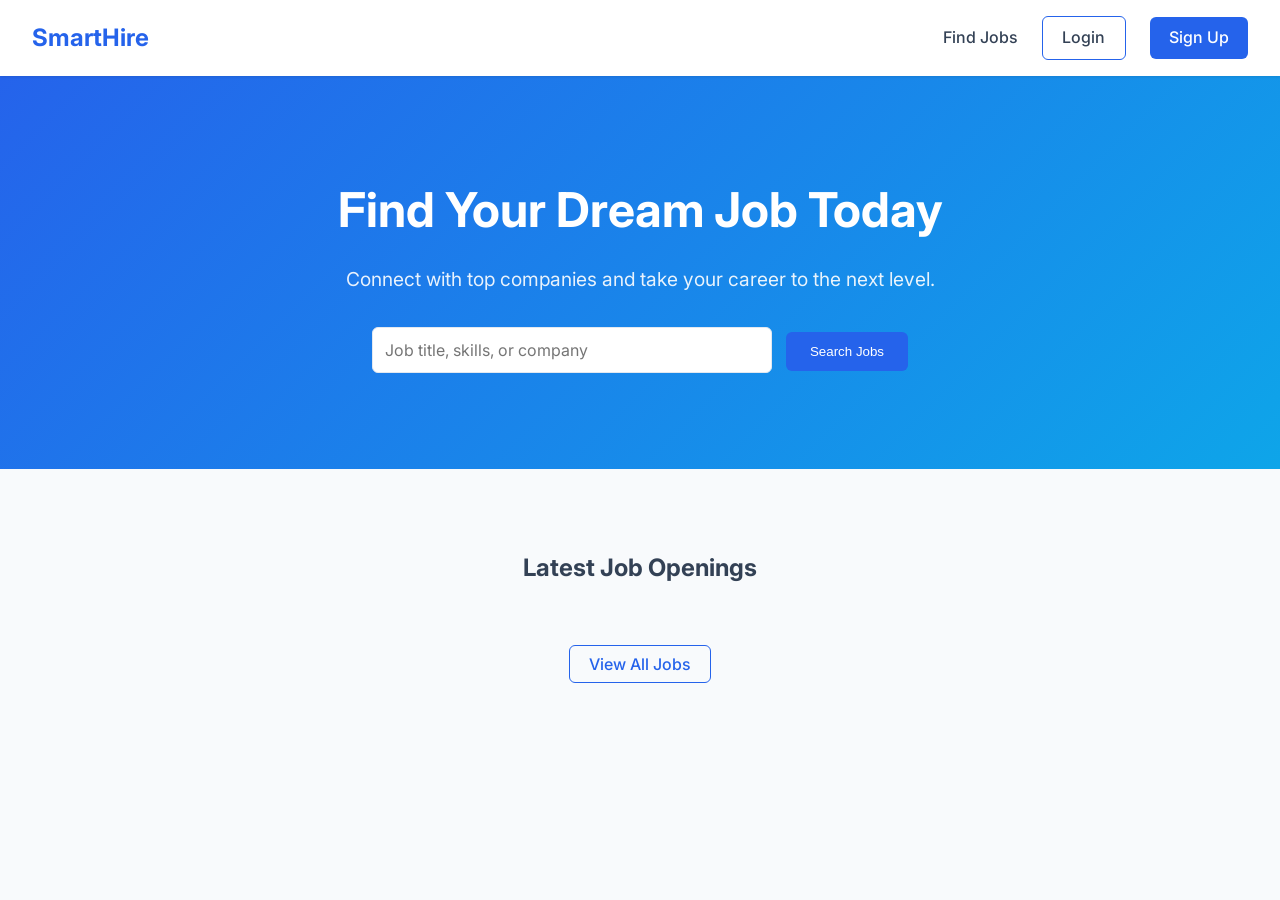
<file: frontend/index.html>
<!DOCTYPE html>
<html lang="en">
<head>
    <meta charset="UTF-8">
    <meta name="viewport" content="width=device-width, initial-scale=1.0">
    <title>SmartHire - Job Portal</title>
    <link href="https://fonts.googleapis.com/css2?family=Inter:wght@400;500;600;700&display=swap" rel="stylesheet">
    <link rel="stylesheet" href="css/style.css">
</head>
<body>
    <nav class="navbar">
        <a href="index.html" class="logo">SmartHire</a>
        <div class="nav-links" id="auth-links">
            <!-- Dynamically populated by app.js -->
        </div>
    </nav>

    <header class="hero">
        <div class="container">
            <h1>Find Your Dream Job Today</h1>
            <p>Connect with top companies and take your career to the next level.</p>
            <div style="margin-top: 2rem;">
                <input type="text" id="search-input" placeholder="Job title, skills, or company" class="form-control" style="max-width: 400px; display: inline-block; margin-right: 10px;">
                <button onclick="searchJobs()" class="btn btn-primary" style="padding: 0.75rem 1.5rem;">Search Jobs</button>
            </div>
        </div>
    </header>

    <main class="container" style="margin-top: 3rem;">
        <h2 style="text-align: center; margin-bottom: 2rem;">Latest Job Openings</h2>
        <div class="grid" id="latest-jobs">
            <!-- Jobs populated here -->
        </div>
        <div style="text-align: center; margin-top: 2rem;">
            <a href="jobs.html" class="btn btn-outline">View All Jobs</a>
        </div>
    </main>

    <script src="js/app.js"></script>
    <script>
        function searchJobs() {
            const keyword = document.getElementById('search-input').value;
            window.location.href = `jobs.html?keyword=${encodeURIComponent(keyword)}`;
        }

        async function loadLatestJobs() {
            try {
                const response = await apiCall('/jobs?pageSize=6&sortBy=createdAt&sortDir=desc');
                const jobs = response.data.content;
                const container = document.getElementById('latest-jobs');
                
                if (jobs.length === 0) {
                    container.innerHTML = '<p style="grid-column: 1/-1; text-align: center;">No jobs found.</p>';
                    return;
                }

                container.innerHTML = jobs.map(job => `
                    <div class="card">
                        <h3 class="card-title">${job.title}</h3>
                        <p style="color: var(--text-muted); margin-bottom: 1rem;">${job.company.name} - ${job.location}</p>
                        <div class="card-meta">
                            <span class="badge">${formatEmploymentType(job.employmentType)}</span>
                            <span class="badge">${formatExperience(job.experienceRequired)}</span>
                        </div>
                        <p style="margin-bottom: 1.5rem; font-size: 0.9rem;">${job.skillsRequired}</p>
                        <a href="apply-job.html?id=${job.id}" class="btn btn-outline" style="display: block; text-align: center;">View Details</a>
                    </div>
                `).join('');
            } catch (error) {
                console.error('Error loading jobs:', error);
            }
        }

        document.addEventListener('DOMContentLoaded', loadLatestJobs);
    </script>
</body>
</html>
</file>
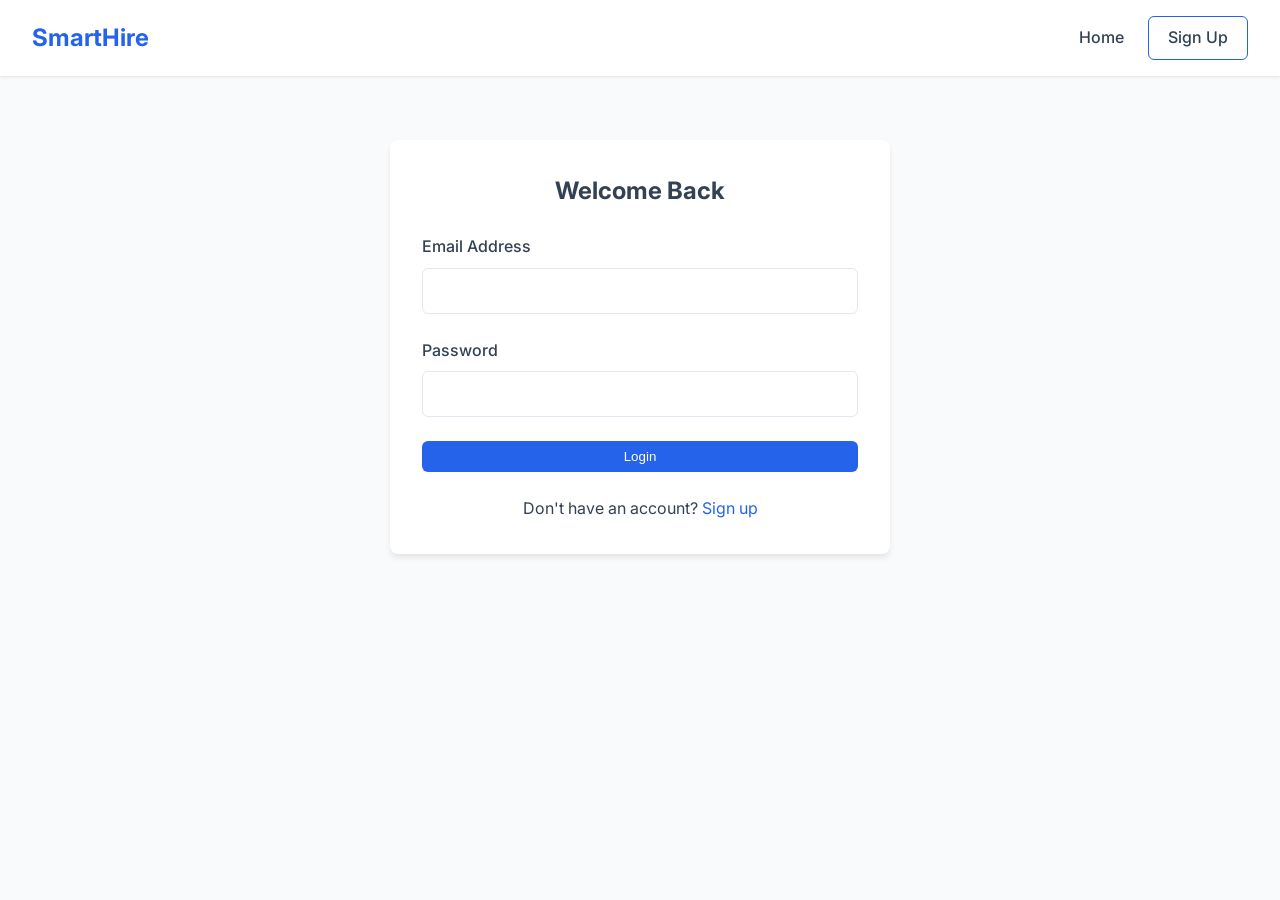
<file: frontend/admin-dashboard.html>
<!DOCTYPE html>
<html lang="en">
<head>
    <meta charset="UTF-8">
    <meta name="viewport" content="width=device-width, initial-scale=1.0">
    <title>Admin Dashboard - SmartHire</title>
    <link href="https://fonts.googleapis.com/css2?family=Inter:wght@400;500;600;700&display=swap" rel="stylesheet">
    <link rel="stylesheet" href="css/style.css">
</head>
<body>
    <nav class="navbar">
        <a href="index.html" class="logo">SmartHire</a>
        <div class="nav-links" id="auth-links"></div>
    </nav>

    <div class="container dashboard-grid">
        <aside class="sidebar">
            <ul class="sidebar-nav">
                <li><a href="#" class="active" onclick="showSection('users-section', this); loadUsers()">Manage Users</a></li>
                <li><a href="#" onclick="showSection('jobs-section', this); loadJobs()">Manage Jobs</a></li>
            </ul>
        </aside>

        <main class="dashboard-content">
            <div id="msg" class="hidden"></div>

            <!-- Manage Users Section -->
            <section id="users-section">
                <h2>All Users</h2>
                <div class="table-container" style="margin-top: 1.5rem;">
                    <table>
                        <thead>
                            <tr>
                                <th>Name</th>
                                <th>Email</th>
                                <th>Roles</th>
                                <th>Action</th>
                            </tr>
                        </thead>
                        <tbody id="users-table-body">
                        </tbody>
                    </table>
                </div>
            </section>

            <!-- Manage Jobs Section -->
            <section id="jobs-section" class="hidden">
                <h2>All Jobs</h2>
                <div class="table-container" style="margin-top: 1.5rem;">
                    <table>
                        <thead>
                            <tr>
                                <th>ID</th>
                                <th>Title</th>
                                <th>Company</th>
                                <th>Action</th>
                            </tr>
                        </thead>
                        <tbody id="jobs-table-body">
                        </tbody>
                    </table>
                </div>
            </section>
        </main>
    </div>

    <script src="js/app.js"></script>
    <script>
        if(!isAuthenticated() || !hasRole('ROLE_ADMIN')) {
            window.location.href = 'login.html';
        }

        function showSection(id, navElement) {
            document.querySelectorAll('.dashboard-content section').forEach(sec => sec.classList.add('hidden'));
            document.getElementById(id).classList.remove('hidden');
            
            document.querySelectorAll('.sidebar-nav a').forEach(a => a.classList.remove('active'));
            navElement.classList.add('active');
        }

        async function loadUsers() {
            try {
                const response = await apiCall('/admin/users');
                const users = response.data;
                const tbody = document.getElementById('users-table-body');
                
                tbody.innerHTML = users.map(user => `
                    <tr>
                        <td>${user.name}</td>
                        <td>${user.email}</td>
                        <td>${user.roles.join(', ')}</td>
                        <td>
                            <button onclick="deleteUser(${user.id})" class="btn btn-danger" style="padding: 0.25rem 0.5rem; font-size: 0.8rem;">Delete</button>
                        </td>
                    </tr>
                `).join('');
            } catch (error) {
                showMessage('msg', error.message, true);
            }
        }

        async function deleteUser(id) {
            if(!confirm('Are you sure you want to delete this user? This action is irreversible.')) return;
            try {
                await apiCall(`/admin/users/${id}`, 'DELETE');
                showMessage('msg', 'User deleted successfully.');
                loadUsers();
            } catch (error) {
                showMessage('msg', error.message, true);
            }
        }

        async function loadJobs() {
            try {
                // Fetch paginated jobs (just grab first 50 for admin view)
                const response = await apiCall('/jobs?pageSize=50');
                const jobs = response.data.content;
                const tbody = document.getElementById('jobs-table-body');
                
                tbody.innerHTML = jobs.map(job => `
                    <tr>
                        <td>${job.id}</td>
                        <td>${job.title}</td>
                        <td>${job.company.name}</td>
                        <td>
                            <button onclick="deleteJobAdmin(${job.id})" class="btn btn-danger" style="padding: 0.25rem 0.5rem; font-size: 0.8rem;">Delete</button>
                        </td>
                    </tr>
                `).join('');
            } catch (error) {
                showMessage('msg', error.message, true);
            }
        }

        async function deleteJobAdmin(id) {
            if(!confirm('Are you sure you want to delete this job?')) return;
            try {
                await apiCall(`/admin/jobs/${id}`, 'DELETE');
                showMessage('msg', 'Job deleted successfully.');
                loadJobs();
            } catch (error) {
                showMessage('msg', error.message, true);
            }
        }

        document.addEventListener('DOMContentLoaded', () => {
            loadUsers();
        });
    </script>
</body>
</html>
</file>
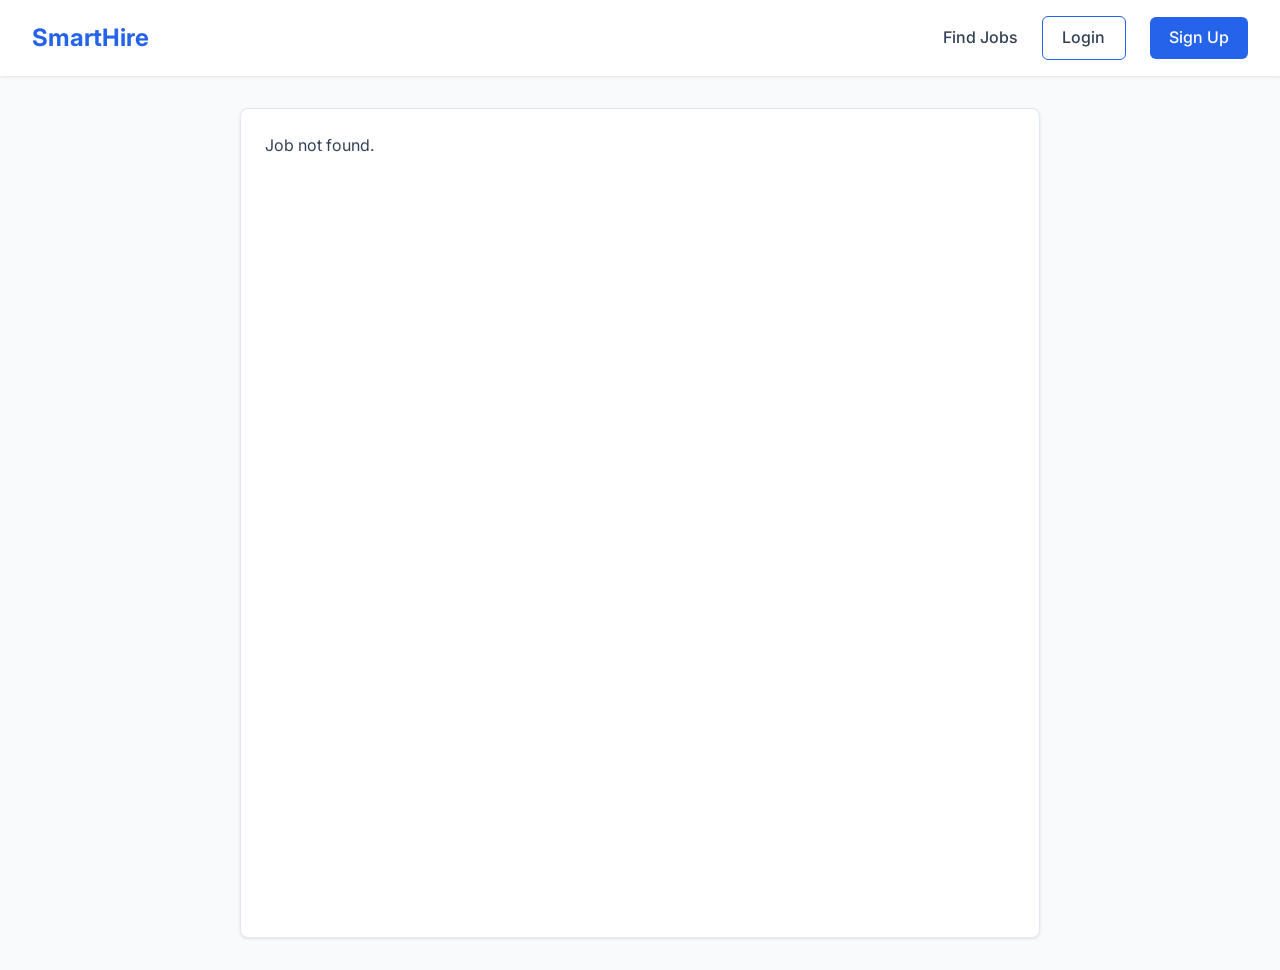
<file: frontend/apply-job.html>
<!DOCTYPE html>
<html lang="en">
<head>
    <meta charset="UTF-8">
    <meta name="viewport" content="width=device-width, initial-scale=1.0">
    <title>Apply for Job - SmartHire</title>
    <link href="https://fonts.googleapis.com/css2?family=Inter:wght@400;500;600;700&display=swap" rel="stylesheet">
    <link rel="stylesheet" href="css/style.css">
</head>
<body>
    <nav class="navbar">
        <a href="index.html" class="logo">SmartHire</a>
        <div class="nav-links" id="auth-links"></div>
    </nav>

    <div class="container">
        <div id="msg" class="hidden"></div>
        <div class="dashboard-grid" style="grid-template-columns: 1fr; max-width: 800px; margin: 0 auto;">
            
            <div class="card" id="job-details-container">
                <p>Loading job details...</p>
            </div>

            <div class="card hidden" id="apply-section">
                <h3 style="margin-bottom: 1rem;">Apply for this position</h3>
                <p style="margin-bottom: 1rem; color: var(--text-muted);">Ensure your profile and resume are up to date before applying.</p>
                <button id="apply-btn" class="btn btn-primary" onclick="submitApplication()">Submit Application</button>
            </div>

        </div>
    </div>

    <script src="js/app.js"></script>
    <script>
        const urlParams = new URLSearchParams(window.location.search);
        const jobId = urlParams.get('id');

        async function loadJobDetails() {
            if (!jobId) {
                document.getElementById('job-details-container').innerHTML = '<p>Job not found.</p>';
                return;
            }

            try {
                const response = await apiCall(`/jobs/${jobId}`);
                const job = response.data;

                document.getElementById('job-details-container').innerHTML = `
                    <div style="display: flex; justify-content: space-between; align-items: flex-start;">
                        <h2 style="margin-bottom: 0.5rem;">${job.title}</h2>
                        ${job.matchPercentage !== undefined && job.matchPercentage !== null ? 
                            `<span class="badge" style="background-color: var(--primary-color); color: white; font-size: 1rem; padding: 0.5rem 1rem;">Skill Match: ${job.matchPercentage}%</span>` 
                            : ''}
                    </div>
                    <h4 style="color: var(--primary-color); margin-bottom: 1.5rem;">${job.company.name} • ${job.location}</h4>
                    
                    <div style="display: flex; gap: 1rem; margin-bottom: 2rem;">
                        <span class="badge">${formatEmploymentType(job.employmentType)}</span>
                        <span class="badge">${formatExperience(job.experienceRequired)}</span>
                        ${job.salary ? `<span class="badge">${formatSalary(job.salary)}</span>` : ''}
                    </div>

                    <h4 style="margin-bottom: 0.5rem;">Description</h4>
                    <p style="margin-bottom: 1.5rem; white-space: pre-line;">${job.description}</p>
                    
                    <h4 style="margin-bottom: 0.5rem;">Skills Required</h4>
                    <p style="margin-bottom: 1.5rem;">${job.skillsRequired}</p>
                    
                    <p style="color: var(--text-muted); font-size: 0.875rem;">Deadline: ${new Date(job.applicationDeadline).toLocaleDateString()}</p>
                `;

                if (isAuthenticated() && hasRole('ROLE_CANDIDATE')) {
                    document.getElementById('apply-section').classList.remove('hidden');
                } else if (!isAuthenticated()) {
                    document.getElementById('apply-section').classList.remove('hidden');
                    document.getElementById('apply-section').innerHTML = `
                        <p style="margin-bottom: 1rem;">Please <a href="login.html">login</a> or <a href="register.html">register</a> as a candidate to apply.</p>
                    `;
                }

            } catch (error) {
                document.getElementById('job-details-container').innerHTML = '<p>Failed to load job details.</p>';
            }
        }

        async function submitApplication() {
            try {
                const btn = document.getElementById('apply-btn');
                btn.textContent = 'Submitting...';
                btn.disabled = true;

                await apiCall(`/applications/job/${jobId}`, 'POST');
                
                showMessage('msg', 'Application submitted successfully!');
                btn.textContent = 'Applied';
                
            } catch (error) {
                showMessage('msg', error.message, true);
                const btn = document.getElementById('apply-btn');
                btn.textContent = 'Submit Application';
                btn.disabled = false;
            }
        }

        document.addEventListener('DOMContentLoaded', loadJobDetails);
    </script>
</body>
</html>
</file>
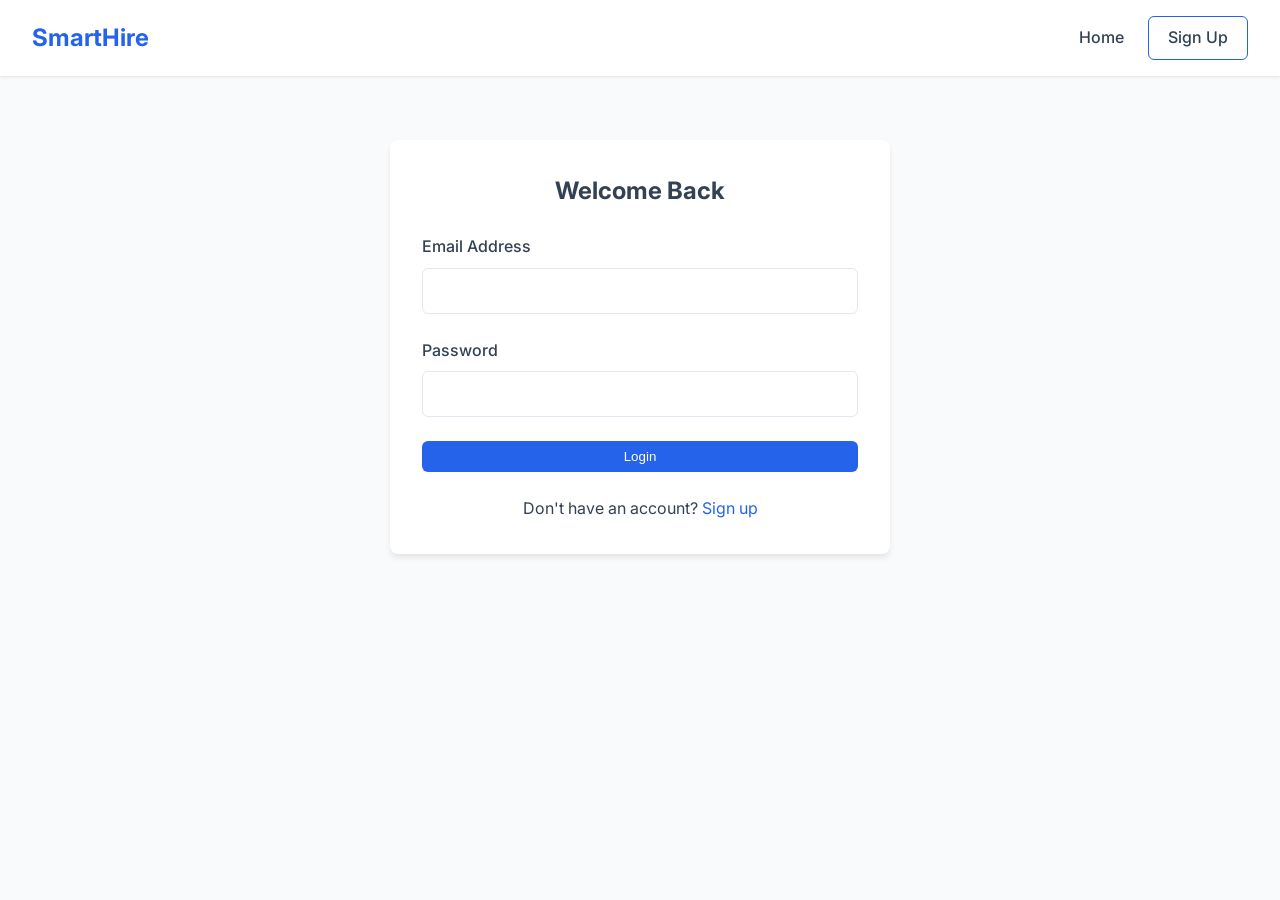
<file: frontend/candidate-dashboard.html>
<!DOCTYPE html>
<html lang="en">
<head>
    <meta charset="UTF-8">
    <meta name="viewport" content="width=device-width, initial-scale=1.0">
    <title>Candidate Dashboard - SmartHire</title>
    <link href="https://fonts.googleapis.com/css2?family=Inter:wght@400;500;600;700&display=swap" rel="stylesheet">
    <link rel="stylesheet" href="css/style.css">
</head>
<body>
    <nav class="navbar">
        <a href="index.html" class="logo">SmartHire</a>
        <div class="nav-links" id="auth-links"></div>
    </nav>

    <div class="container dashboard-grid">
        <aside class="sidebar">
            <ul class="sidebar-nav">
                <li><a href="#" class="active" onclick="showSection('profile-section', this)">My Profile</a></li>
                <li><a href="#" onclick="showSection('resume-section', this)">My Resume</a></li>
                <li><a href="#" onclick="showSection('applications-section', this); loadApplications()">Applied Jobs</a></li>
                <li><a href="#" onclick="showSection('saved-section', this); loadSavedJobs()">Saved Jobs</a></li>
                <li><a href="#" onclick="showSection('recommended-section', this); loadRecommendedJobs()">Recommended Jobs</a></li>
            </ul>
        </aside>

        <main class="dashboard-content">
            <div id="msg" class="hidden"></div>

            <!-- Profile Section -->
            <section id="profile-section">
                <h2>My Profile</h2>
                <div class="card" style="margin-top: 1.5rem; max-width: 600px;">
                    <form id="profile-form">
                        <div class="form-group">
                            <label>Full Name</label>
                            <input type="text" id="prof-name" class="form-control" required>
                        </div>
                        <div class="form-group">
                            <label>Phone</label>
                            <input type="text" id="prof-phone" class="form-control">
                        </div>
                        <div class="form-group">
                            <label>Professional Title</label>
                            <input type="text" id="prof-title" class="form-control" placeholder="e.g. Java Backend Developer">
                        </div>
                        <div class="form-group">
                            <label>Bio</label>
                            <textarea id="prof-bio" class="form-control" rows="4"></textarea>
                        </div>
                        <div class="form-group">
                            <label>Skills (comma separated)</label>
                            <input type="text" id="prof-skills" class="form-control" placeholder="e.g. Java, Spring Boot, MySQL">
                        </div>
                        <div class="form-group">
                            <label>Experience</label>
                            <input type="text" id="prof-exp" class="form-control" placeholder="e.g. 2 years">
                        </div>
                        <div class="form-group">
                            <label>Education</label>
                            <input type="text" id="prof-edu" class="form-control" placeholder="e.g. B.Tech Computer Science">
                        </div>
                        <div style="margin-bottom: 1.5rem; padding: 1rem; background: var(--bg-color); border-radius: 0.5rem;">
                            <div style="display: flex; justify-content: space-between; margin-bottom: 0.5rem;">
                                <strong>Profile Completeness</strong>
                                <span id="prof-score-text">0%</span>
                            </div>
                            <div style="width: 100%; background-color: #e2e8f0; border-radius: 9999px; height: 0.75rem;">
                                <div id="prof-score-bar" style="background-color: var(--primary-color); height: 100%; border-radius: 9999px; width: 0%;"></div>
                            </div>
                            <p style="font-size: 0.85rem; color: var(--text-muted); margin-top: 0.5rem;">Fill all fields and upload a resume to reach 100%.</p>
                        </div>
                        <button type="submit" class="btn btn-primary">Save Profile</button>
                    </form>
                </div>
            </section>

            <!-- Resume Section -->
            <section id="resume-section" class="hidden">
                <h2>My Resume</h2>
                <div class="card" style="margin-top: 1.5rem; max-width: 600px;">
                    <p style="margin-bottom: 1rem; color: var(--text-muted);">Upload your latest resume (PDF format only).</p>
                    <form id="resume-form">
                        <div class="form-group">
                            <input type="file" id="resume-file" class="form-control" accept=".pdf" required>
                        </div>
                        <button type="submit" class="btn btn-primary" id="upload-btn">Upload Resume</button>
                    </form>
                    <div id="current-resume" style="margin-top: 1.5rem;"></div>
                </div>
            </section>

            <!-- Applications Section -->
            <section id="applications-section" class="hidden">
                <h2>Applied Jobs</h2>
                <div class="table-container" style="margin-top: 1.5rem;">
                    <table>
                        <thead>
                            <tr>
                                <th>Job Title</th>
                                <th>Applied At</th>
                                <th>Status</th>
                                <th>Action</th>
                            </tr>
                        </thead>
                        <tbody id="applications-table-body">
                            <!-- Data -->
                        </tbody>
                    </table>
                </div>
            </section>

            <!-- Saved Jobs Section -->
            <section id="saved-section" class="hidden">
                <h2>Saved Jobs</h2>
                <div class="grid" id="saved-jobs-grid" style="margin-top: 1.5rem;">
                    <!-- Data -->
                </div>
            </section>

            <!-- Recommended Jobs Section -->
            <section id="recommended-section" class="hidden">
                <h2>Recommended Jobs for You</h2>
                <p style="color: var(--text-muted); margin-top: 0.5rem;">Jobs tailored to your skills. Update your profile skills to get better recommendations!</p>
                <div class="grid" id="recommended-jobs-grid" style="margin-top: 1.5rem;">
                    <!-- Data -->
                </div>
            </section>

        </main>
    </div>

    <script src="js/app.js"></script>
    <script>
        if(!isAuthenticated() || !hasRole('ROLE_CANDIDATE')) {
            window.location.href = 'login.html';
        }

        function showSection(id, navElement) {
            document.querySelectorAll('.dashboard-content section').forEach(sec => sec.classList.add('hidden'));
            document.getElementById(id).classList.remove('hidden');
            
            document.querySelectorAll('.sidebar-nav a').forEach(a => a.classList.remove('active'));
            navElement.classList.add('active');
        }

        // --- Profile Logic ---
        async function loadProfile() {
            try {
                const response = await apiCall('/users/profile');
                const user = response.data;
                document.getElementById('prof-name').value = user.name || '';
                document.getElementById('prof-phone').value = user.phone || '';
                document.getElementById('prof-title').value = user.title || '';
                document.getElementById('prof-bio').value = user.bio || '';
                document.getElementById('prof-skills').value = user.skills || '';
                document.getElementById('prof-exp').value = user.experience || '';
                document.getElementById('prof-edu').value = user.education || '';
                
                const score = user.profileCompletenessScore || 0;
                document.getElementById('prof-score-text').textContent = score + '%';
                document.getElementById('prof-score-bar').style.width = score + '%';
            } catch (error) {
                console.error(error);
            }
        }

        document.getElementById('profile-form').addEventListener('submit', async (e) => {
            e.preventDefault();
            const payload = {
                name: document.getElementById('prof-name').value,
                phone: document.getElementById('prof-phone').value,
                title: document.getElementById('prof-title').value,
                bio: document.getElementById('prof-bio').value,
                skills: document.getElementById('prof-skills').value,
                experience: document.getElementById('prof-exp').value,
                education: document.getElementById('prof-edu').value
            };
            try {
                await apiCall('/users/profile', 'PUT', payload);
                showMessage('msg', 'Profile updated successfully');
            } catch (error) {
                showMessage('msg', error.message, true);
            }
        });

        // --- Resume Logic ---
        document.getElementById('resume-form').addEventListener('submit', async (e) => {
            e.preventDefault();
            const fileInput = document.getElementById('resume-file');
            if (fileInput.files.length === 0) return;

            const formData = new FormData();
            formData.append('file', fileInput.files[0]);

            const btn = document.getElementById('upload-btn');
            btn.textContent = 'Uploading...';
            btn.disabled = true;

            try {
                const response = await apiCall('/files/resume', 'POST', formData, true);
                showMessage('msg', 'Resume uploaded successfully!');
                
                document.getElementById('current-resume').innerHTML = `
                    <p><strong>Current Resume:</strong> <button onclick="viewResume('${response.data.fileUrl}')" class="btn btn-outline" style="padding: 0.3rem 0.75rem; font-size: 0.85rem;">${response.data.fileName}</button></p>
                `;
            } catch (error) {
                showMessage('msg', error.message, true);
            } finally {
                btn.textContent = 'Upload Resume';
                btn.disabled = false;
                fileInput.value = '';
            }
        });

        // --- Applications Logic ---
        async function loadApplications() {
            try {
                const response = await apiCall('/applications/candidate');
                const apps = response.data;
                const tbody = document.getElementById('applications-table-body');
                
                if (apps.length === 0) {
                    tbody.innerHTML = '<tr><td colspan="4" style="text-align: center;">No applications found.</td></tr>';
                    return;
                }

                tbody.innerHTML = apps.map(app => `
                    <tr>
                        <td><a href="apply-job.html?id=${app.job.id}">${app.job.title}</a></td>
                        <td>${new Date(app.appliedAt).toLocaleDateString()}</td>
                        <td><span class="badge">${app.status}</span></td>
                        <td>
                            <button onclick="withdrawApplication(${app.id})" class="btn btn-danger" style="padding: 0.25rem 0.5rem; font-size: 0.8rem;">Withdraw</button>
                        </td>
                    </tr>
                `).join('');
            } catch (error) {
                console.error(error);
            }
        }

        async function withdrawApplication(id) {
            if(!confirm('Are you sure you want to withdraw this application?')) return;
            try {
                await apiCall(`/applications/${id}`, 'DELETE');
                showMessage('msg', 'Application withdrawn.');
                loadApplications();
            } catch (error) {
                showMessage('msg', error.message, true);
            }
        }

        // --- Saved Jobs Logic ---
        async function loadSavedJobs() {
            try {
                const response = await apiCall('/saved-jobs');
                const jobs = response.data;
                const grid = document.getElementById('saved-jobs-grid');
                
                if (jobs.length === 0) {
                    grid.innerHTML = '<p style="grid-column: 1/-1;">No saved jobs.</p>';
                    return;
                }

                grid.innerHTML = jobs.map(job => `
                    <div class="card">
                        <h3 class="card-title">${job.title}</h3>
                        <p style="color: var(--text-muted); margin-bottom: 1rem;">${job.company.name}</p>
                        <div style="display: flex; gap: 0.5rem; justify-content: space-between; margin-top: 1rem;">
                            <a href="apply-job.html?id=${job.id}" class="btn btn-outline" style="flex: 1; text-align: center;">View</a>
                            <button onclick="unsaveJob(${job.id})" class="btn btn-danger">Remove</button>
                        </div>
                    </div>
                `).join('');
            } catch (error) {
                console.error(error);
            }
        }

        async function unsaveJob(jobId) {
            try {
                await apiCall(`/saved-jobs/${jobId}`, 'DELETE');
                loadSavedJobs();
            } catch (error) {
                showMessage('msg', error.message, true);
            }
        }

        // --- Recommended Jobs Logic ---
        async function loadRecommendedJobs() {
            try {
                const response = await apiCall('/jobs/recommended');
                const jobs = response.data;
                const grid = document.getElementById('recommended-jobs-grid');
                
                if (jobs.length === 0) {
                    grid.innerHTML = '<p style="grid-column: 1/-1;">No recommendations found. Try updating your skills.</p>';
                    return;
                }

                grid.innerHTML = jobs.map(job => `
                    <div class="card">
                        <div style="display: flex; justify-content: space-between; align-items: flex-start;">
                            <h3 class="card-title">${job.title}</h3>
                            ${job.matchPercentage !== undefined ? `<span class="badge" style="background-color: var(--success); color: white;">Match: ${job.matchPercentage}%</span>` : ''}
                        </div>
                        <p style="color: var(--text-muted); margin-bottom: 1rem;">${job.company.name}</p>
                        <div class="card-meta">
                            <span class="badge">${formatEmploymentType(job.employmentType)}</span>
                            <span class="badge">${formatExperience(job.experienceRequired)}</span>
                        </div>
                        <div style="display: flex; gap: 0.5rem; justify-content: space-between; margin-top: 1rem;">
                            <a href="apply-job.html?id=${job.id}" class="btn btn-outline" style="flex: 1; text-align: center;">View Details</a>
                        </div>
                    </div>
                `).join('');
            } catch (error) {
                console.error(error);
            }
        }

        document.addEventListener('DOMContentLoaded', () => {
            loadProfile();
        });
    </script>
</body>
</html>
</file>
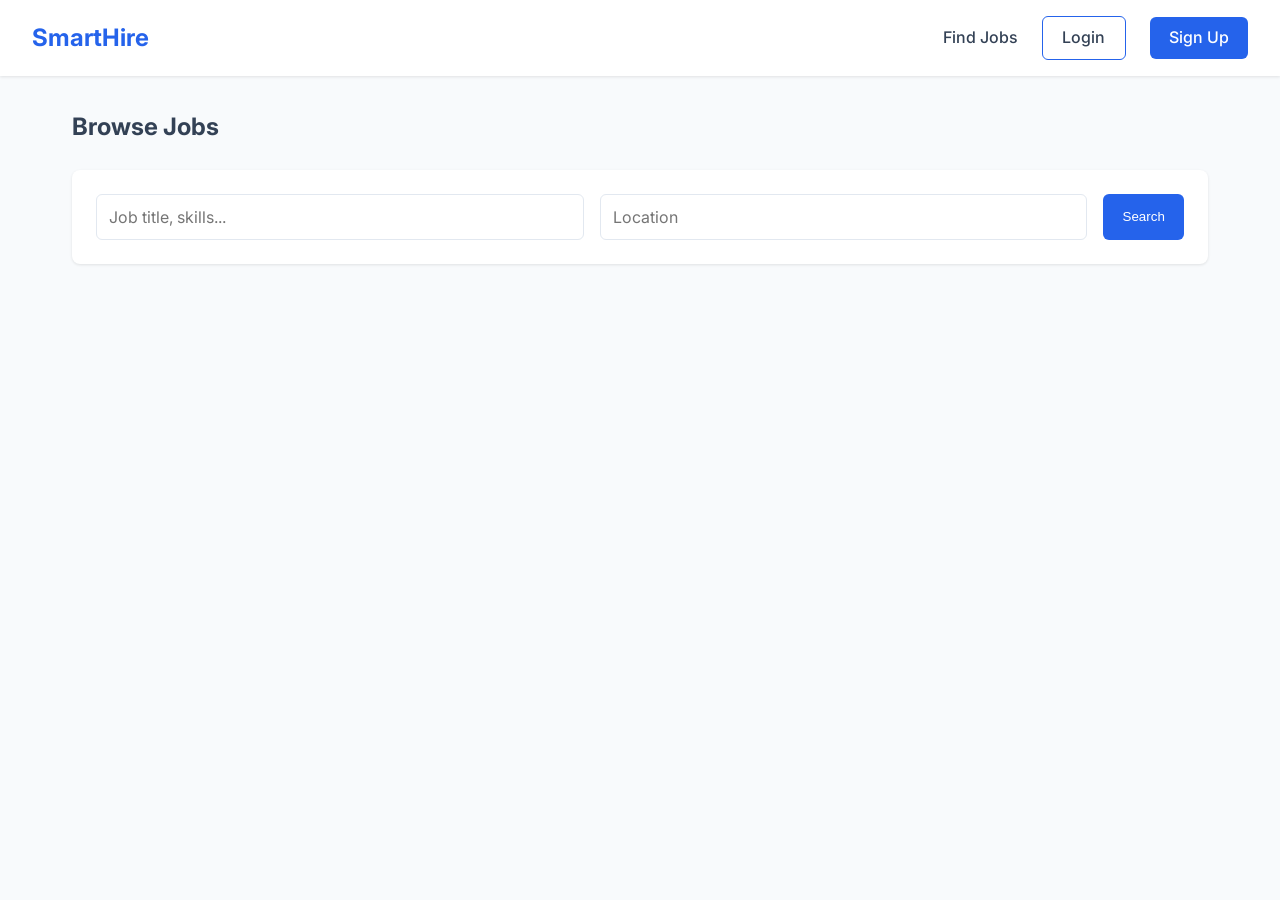
<file: frontend/jobs.html>
<!DOCTYPE html>
<html lang="en">
<head>
    <meta charset="UTF-8">
    <meta name="viewport" content="width=device-width, initial-scale=1.0">
    <title>Find Jobs - SmartHire</title>
    <link href="https://fonts.googleapis.com/css2?family=Inter:wght@400;500;600;700&display=swap" rel="stylesheet">
    <link rel="stylesheet" href="css/style.css">
</head>
<body>
    <nav class="navbar">
        <a href="index.html" class="logo">SmartHire</a>
        <div class="nav-links" id="auth-links"></div>
    </nav>

    <div class="container">
        <h2 style="margin-bottom: 1.5rem;">Browse Jobs</h2>
        
        <div style="background: var(--card-bg); padding: 1.5rem; border-radius: 0.5rem; margin-bottom: 2rem; display: flex; gap: 1rem; box-shadow: 0 1px 3px rgba(0,0,0,0.1);">
            <input type="text" id="keyword" class="form-control" placeholder="Job title, skills...">
            <input type="text" id="location" class="form-control" placeholder="Location">
            <button onclick="fetchJobs()" class="btn btn-primary" style="white-space: nowrap;">Search</button>
        </div>

        <div id="loading" style="text-align: center; margin: 2rem 0;" class="hidden">Loading jobs...</div>
        <div id="jobs-container" class="grid"></div>
        
        <div style="display: flex; justify-content: center; gap: 1rem; margin-top: 2rem;">
            <button id="prev-btn" class="btn btn-outline hidden" onclick="changePage(-1)">Previous</button>
            <span id="page-info" style="align-self: center;"></span>
            <button id="next-btn" class="btn btn-outline hidden" onclick="changePage(1)">Next</button>
        </div>
    </div>

    <script src="js/app.js"></script>
    <script>
        let currentPage = 0;
        let totalPages = 0;

        async function fetchJobs() {
            document.getElementById('loading').classList.remove('hidden');
            document.getElementById('jobs-container').innerHTML = '';

            const keyword = document.getElementById('keyword').value;
            const location = document.getElementById('location').value;

            let url = `/jobs?pageNo=${currentPage}&pageSize=9&sortBy=createdAt&sortDir=desc`;
            if (keyword) url += `&keyword=${encodeURIComponent(keyword)}`;
            if (location) url += `&location=${encodeURIComponent(location)}`;

            try {
                const response = await apiCall(url);
                const data = response.data;
                
                currentPage = data.number;
                totalPages = data.totalPages;
                
                renderJobs(data.content);
                updatePagination();
            } catch (error) {
                console.error(error);
            } finally {
                document.getElementById('loading').classList.add('hidden');
            }
        }

        function renderJobs(jobs) {
            const container = document.getElementById('jobs-container');
            if (jobs.length === 0) {
                container.innerHTML = '<p style="grid-column: 1/-1; text-align: center;">No jobs match your search criteria.</p>';
                return;
            }

            container.innerHTML = jobs.map(job => `
                <div class="card">
                    <h3 class="card-title">${job.title}</h3>
                    <p style="color: var(--text-muted); margin-bottom: 1rem;">${job.company.name} - ${job.location}</p>
                    <div class="card-meta">
                        <span class="badge">${formatEmploymentType(job.employmentType)}</span>
                        <span class="badge">${formatExperience(job.experienceRequired)}</span>
                        ${job.salary ? `<span class="badge">${formatSalary(job.salary)}</span>` : ''}
                    </div>
                    <p style="margin-bottom: 1.5rem; font-size: 0.9rem; display: -webkit-box; -webkit-line-clamp: 3; -webkit-box-orient: vertical; overflow: hidden;">
                        ${job.description}
                    </p>
                    <div style="display: flex; gap: 0.5rem; justify-content: space-between;">
                        <a href="apply-job.html?id=${job.id}" class="btn btn-primary" style="flex: 1; text-align: center;">Apply</a>
                        ${hasRole('ROLE_CANDIDATE') ? `<button onclick="saveJob(${job.id})" class="btn btn-outline">Save</button>` : ''}
                    </div>
                </div>
            `).join('');
        }

        async function saveJob(id) {
            try {
                await apiCall(`/saved-jobs/${id}`, 'POST');
                alert('Job saved successfully!');
            } catch (error) {
                alert(error.message);
            }
        }

        function updatePagination() {
            document.getElementById('page-info').textContent = `Page ${currentPage + 1} of ${totalPages || 1}`;
            
            const prevBtn = document.getElementById('prev-btn');
            const nextBtn = document.getElementById('next-btn');

            if (currentPage > 0) prevBtn.classList.remove('hidden');
            else prevBtn.classList.add('hidden');

            if (currentPage < totalPages - 1) nextBtn.classList.remove('hidden');
            else nextBtn.classList.add('hidden');
        }

        function changePage(delta) {
            currentPage += delta;
            fetchJobs();
        }

        document.addEventListener('DOMContentLoaded', () => {
            // Check for URL params
            const params = new URLSearchParams(window.location.search);
            if (params.has('keyword')) {
                document.getElementById('keyword').value = params.get('keyword');
            }
            fetchJobs();
        });
    </script>
</body>
</html>
</file>
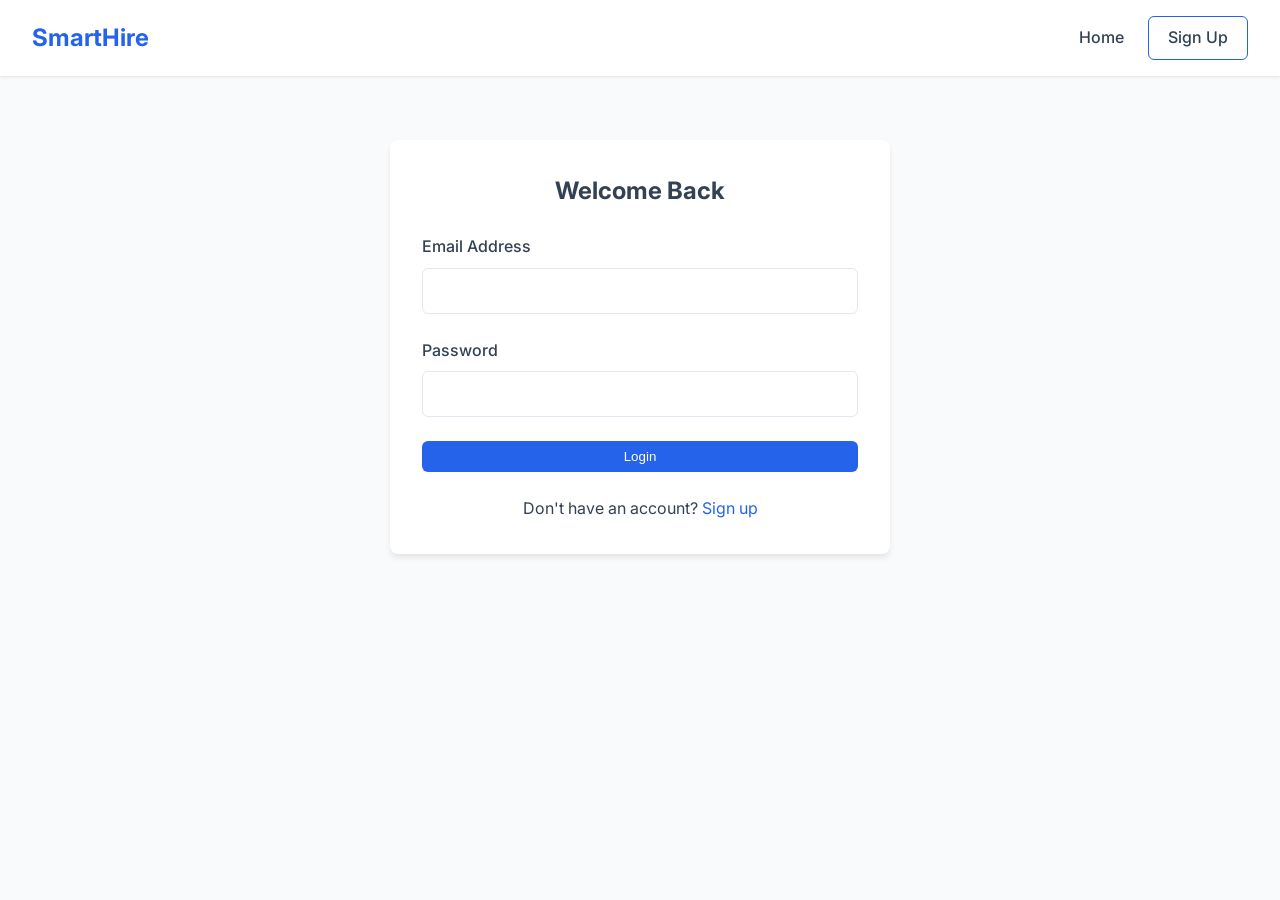
<file: frontend/login.html>
<!DOCTYPE html>
<html lang="en">
<head>
    <meta charset="UTF-8">
    <meta name="viewport" content="width=device-width, initial-scale=1.0">
    <title>Login - SmartHire</title>
    <link href="https://fonts.googleapis.com/css2?family=Inter:wght@400;500;600;700&display=swap" rel="stylesheet">
    <link rel="stylesheet" href="css/style.css">
</head>
<body>
    <nav class="navbar">
        <a href="index.html" class="logo">SmartHire</a>
        <div class="nav-links">
            <a href="index.html">Home</a>
            <a href="register.html" class="btn btn-outline">Sign Up</a>
        </div>
    </nav>

    <div class="container">
        <div class="form-container">
            <h2 style="text-align: center; margin-bottom: 1.5rem;">Welcome Back</h2>
            <div id="login-msg" class="hidden"></div>
            
            <form id="login-form">
                <div class="form-group">
                    <label for="email">Email Address</label>
                    <input type="email" id="email" class="form-control" required>
                </div>
                <div class="form-group">
                    <label for="password">Password</label>
                    <input type="password" id="password" class="form-control" required>
                </div>
                <button type="submit" class="btn btn-primary" style="width: 100%;">Login</button>
            </form>
            <p style="text-align: center; margin-top: 1.5rem;">
                Don't have an account? <a href="register.html">Sign up</a>
            </p>
        </div>
    </div>

    <script src="js/app.js"></script>
    <script>
        document.getElementById('login-form').addEventListener('submit', async (e) => {
            e.preventDefault();
            
            const email = document.getElementById('email').value;
            const password = document.getElementById('password').value;

            try {
                const response = await apiCall('/auth/login', 'POST', { email, password });
                
                // Save token and user info
                setToken(response.data.accessToken);
                setUser(response.data.user);

                // Redirect based on role
                const roles = response.data.user.roles;
                if (roles.includes('ROLE_ADMIN')) {
                    window.location.href = 'admin-dashboard.html';
                } else if (roles.includes('ROLE_RECRUITER')) {
                    window.location.href = 'recruiter-dashboard.html';
                } else {
                    window.location.href = 'candidate-dashboard.html';
                }
            } catch (error) {
                showMessage('login-msg', error.message, true);
            }
        });
    </script>
</body>
</html>
</file>
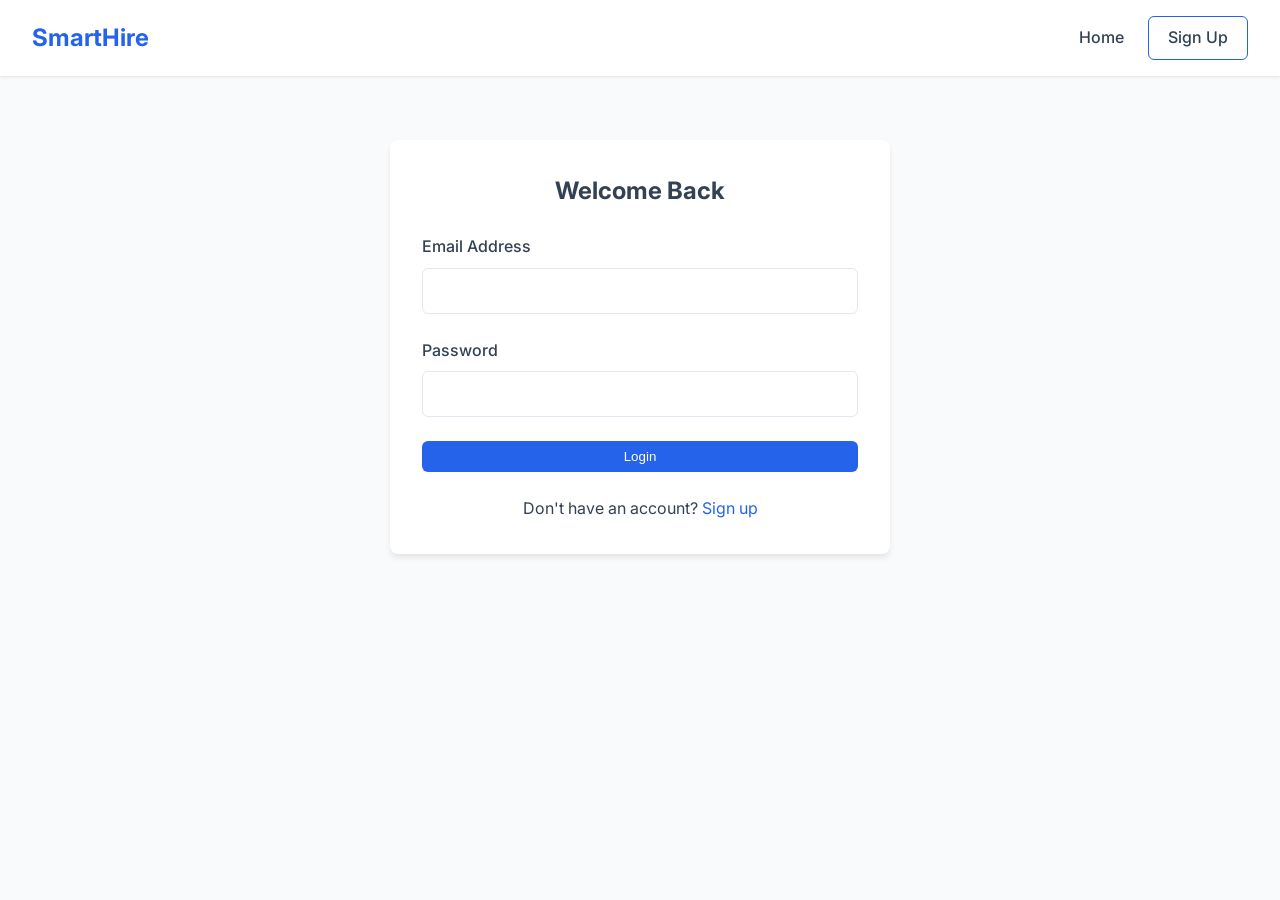
<file: frontend/recruiter-dashboard.html>
<!DOCTYPE html>
<html lang="en">
<head>
    <meta charset="UTF-8">
    <meta name="viewport" content="width=device-width, initial-scale=1.0">
    <title>Recruiter Dashboard - SmartHire</title>
    <link href="https://fonts.googleapis.com/css2?family=Inter:wght@400;500;600;700&display=swap" rel="stylesheet">
    <link rel="stylesheet" href="css/style.css">
</head>
<body>
    <nav class="navbar">
        <a href="index.html" class="logo">SmartHire</a>
        <div class="nav-links" id="auth-links"></div>
    </nav>

    <div class="container dashboard-grid">
        <aside class="sidebar">
            <ul class="sidebar-nav">
                <li><a href="#" class="active" onclick="showSection('company-section', this)">Company Profile</a></li>
                <li><a href="#" onclick="showSection('post-job-section', this)">Post a Job</a></li>
                <li><a href="#" onclick="showSection('manage-jobs-section', this); loadRecruiterJobs()">Manage Jobs</a></li>
            </ul>
        </aside>

        <main class="dashboard-content">
            <div id="msg" class="hidden"></div>

            <!-- Company Profile Section -->
            <section id="company-section">
                <h2>Company Profile</h2>
                <div class="card" style="margin-top: 1.5rem; max-width: 600px;">
                    <form id="company-form">
                        <div class="form-group">
                            <label>Company Name</label>
                            <input type="text" id="comp-name" class="form-control" required>
                        </div>
                        <div class="form-group">
                            <label>Location</label>
                            <input type="text" id="comp-loc" class="form-control" required>
                        </div>
                        <div class="form-group">
                            <label>Website</label>
                            <input type="url" id="comp-web" class="form-control">
                        </div>
                        <div class="form-group">
                            <label>Description</label>
                            <textarea id="comp-desc" class="form-control" rows="4"></textarea>
                        </div>
                        <button type="submit" class="btn btn-primary">Save Company Profile</button>
                    </form>
                </div>
            </section>

            <!-- Post Job Section -->
            <section id="post-job-section" class="hidden">
                <h2>Post a New Job</h2>
                <div class="card" style="margin-top: 1.5rem; max-width: 700px;">
                    <form id="job-form">
                        <div class="form-group">
                            <label>Job Title</label>
                            <input type="text" id="job-title" class="form-control" required>
                        </div>
                        <div class="form-group">
                            <label>Location</label>
                            <input type="text" id="job-loc" class="form-control" required>
                        </div>
                        <div style="display: grid; grid-template-columns: 1fr 1fr; gap: 1rem;">
                            <div class="form-group">
                                <label>Employment Type</label>
                                <select id="job-type" class="form-control" required>
                                    <option value="FULL_TIME">Full Time</option>
                                    <option value="PART_TIME">Part Time</option>
                                    <option value="CONTRACT">Contract</option>
                                    <option value="INTERNSHIP">Internship</option>
                                </select>
                            </div>
                            <div class="form-group">
                                <label>Experience Required</label>
                                <input type="text" id="job-exp" class="form-control" placeholder="e.g. 2-4 years">
                            </div>
                        </div>
                        <div class="form-group">
                            <label>Salary (Optional)</label>
                            <input type="text" id="job-salary" class="form-control" placeholder="e.g. $80,000 - $100,000">
                        </div>
                        <div class="form-group">
                            <label>Skills Required (comma separated)</label>
                            <input type="text" id="job-skills" class="form-control" required>
                        </div>
                        <div class="form-group">
                            <label>Application Deadline</label>
                            <input type="datetime-local" id="job-deadline" class="form-control" required>
                        </div>
                        <div class="form-group">
                            <label>Description</label>
                            <textarea id="job-desc" class="form-control" rows="6" required></textarea>
                        </div>
                        <button type="submit" class="btn btn-primary">Post Job</button>
                    </form>
                </div>
            </section>

            <!-- Manage Jobs Section -->
            <section id="manage-jobs-section" class="hidden">
                <h2>Manage Jobs</h2>
                <div id="recruiter-jobs-container" class="grid" style="margin-top: 1.5rem;">
                    <!-- Jobs -->
                </div>
            </section>

            <!-- View Applicants Section -->
            <section id="applicants-section" class="hidden">
                <button class="btn btn-outline" style="margin-bottom: 1rem;" onclick="showSection('manage-jobs-section', document.querySelectorAll('.sidebar-nav a')[2])">&larr; Back to Jobs</button>
                <div style="display: flex; justify-content: space-between; align-items: center; margin-bottom: 1.5rem;">
                    <h2 id="applicants-job-title" style="margin: 0;">Applicants</h2>
                    <div style="display: flex; align-items: center; gap: 0.75rem;">
                        <label style="font-size: 0.875rem; color: var(--text-muted); white-space: nowrap;">Sort By:</label>
                        <select id="sort-applicants" class="form-control" style="width: 170px; padding: 0.4rem 0.6rem; font-size: 0.875rem;" onchange="applySort()">
                            <option value="">Date Applied</option>
                            <option value="match">Match %</option>
                            <option value="experience">Experience</option>
                            <option value="completeness">Profile Score</option>
                        </select>
                    </div>
                </div>
                <div class="table-container">
                    <table style="min-width: 750px;">
                        <thead>
                            <tr>
                                <th style="min-width: 180px;">Candidate</th>
                                <th style="min-width: 80px; text-align: center;">Match</th>
                                <th style="min-width: 100px;">Experience</th>
                                <th style="min-width: 90px; text-align: center;">Profile</th>
                                <th style="min-width: 80px; text-align: center;">Resume</th>
                                <th style="min-width: 130px;">Status</th>
                                <th style="min-width: 90px;">Applied</th>
                            </tr>
                        </thead>
                        <tbody id="applicants-table-body">
                        </tbody>
                    </table>
                </div>
            </section>


        </main>
    </div>

    <script src="js/app.js"></script>
    <script>
        if(!isAuthenticated() || !hasRole('ROLE_RECRUITER')) {
            window.location.href = 'login.html';
        }

        function showSection(id, navElement) {
            document.querySelectorAll('.dashboard-content section').forEach(sec => sec.classList.add('hidden'));
            document.getElementById(id).classList.remove('hidden');
            
            if(navElement) {
                document.querySelectorAll('.sidebar-nav a').forEach(a => a.classList.remove('active'));
                navElement.classList.add('active');
            }
        }

        // --- Company Profile Logic ---
        async function loadCompanyProfile() {
            try {
                const response = await apiCall('/users/company');
                const comp = response.data;
                document.getElementById('comp-name').value = comp.name || '';
                document.getElementById('comp-loc').value = comp.location || '';
                document.getElementById('comp-web').value = comp.website || '';
                document.getElementById('comp-desc').value = comp.description || '';
            } catch (error) {
                // If not found, it's fine, recruiter hasn't created one yet
                if(!error.message.includes('not found')) {
                    console.error(error);
                }
            }
        }

        document.getElementById('company-form').addEventListener('submit', async (e) => {
            e.preventDefault();
            const payload = {
                name: document.getElementById('comp-name').value,
                location: document.getElementById('comp-loc').value,
                website: document.getElementById('comp-web').value,
                description: document.getElementById('comp-desc').value
            };
            try {
                await apiCall('/users/company', 'POST', payload);
                showMessage('msg', 'Company profile saved successfully!');
            } catch (error) {
                showMessage('msg', error.message, true);
            }
        });

        // --- Post Job Logic ---
        document.getElementById('job-form').addEventListener('submit', async (e) => {
            e.preventDefault();
            
            const payload = {
                title: document.getElementById('job-title').value,
                location: document.getElementById('job-loc').value,
                employmentType: document.getElementById('job-type').value,
                experienceRequired: document.getElementById('job-exp').value,
                salary: document.getElementById('job-salary').value,
                skillsRequired: document.getElementById('job-skills').value,
                applicationDeadline: document.getElementById('job-deadline').value,
                description: document.getElementById('job-desc').value
            };

            try {
                await apiCall('/jobs', 'POST', payload);
                showMessage('msg', 'Job posted successfully!');
                document.getElementById('job-form').reset();
                showSection('manage-jobs-section', document.querySelectorAll('.sidebar-nav a')[2]);
                loadRecruiterJobs();
            } catch (error) {
                showMessage('msg', error.message, true);
            }
        });

        // --- Manage Jobs Logic ---
        async function loadRecruiterJobs() {
            try {
                const response = await apiCall('/jobs/recruiter');
                const jobs = response.data;
                const container = document.getElementById('recruiter-jobs-container');
                
                if (jobs.length === 0) {
                    container.innerHTML = '<p style="grid-column: 1/-1;">You have not posted any jobs yet.</p>';
                    return;
                }

                container.innerHTML = jobs.map(job => `
                    <div class="card">
                        <h3 class="card-title">${job.title}</h3>
                        <p style="color: var(--text-muted); font-size: 0.875rem;">Posted: ${new Date(job.createdAt).toLocaleDateString()}</p>
                        <div style="margin-top: 1rem; display: flex; gap: 0.5rem; flex-wrap: wrap;">
                            <button onclick="viewApplicants(${job.id}, '${job.title}')" class="btn btn-primary" style="flex: 1;">Applicants</button>
                            <button onclick="deleteJob(${job.id})" class="btn btn-danger">Delete</button>
                        </div>
                    </div>
                `).join('');
            } catch (error) {
                if(error.message.includes('No company profile')) {
                    showMessage('msg', 'Please create a company profile first to view/manage jobs.', true);
                } else {
                    console.error(error);
                }
            }
        }

        async function deleteJob(id) {
            if(!confirm('Are you sure you want to delete this job? This will also remove all applications associated with it.')) return;
            try {
                await apiCall(`/jobs/${id}`, 'DELETE');
                showMessage('msg', 'Job deleted.');
                loadRecruiterJobs();
            } catch (error) {
                showMessage('msg', error.message, true);
            }
        }

        let currentJobId = null;
        let currentJobTitle = null;

        async function viewApplicants(jobId, jobTitle, sortBy = '') {
            currentJobId = jobId;
            currentJobTitle = jobTitle;
            showSection('applicants-section');
            document.getElementById('applicants-job-title').textContent = `Applicants for: ${jobTitle}`;
            
            try {
                let url = `/applications/job/${jobId}`;
                if (sortBy) {
                    url += `?sortBy=${sortBy}`;
                }
                const response = await apiCall(url);
                const apps = response.data;
                const tbody = document.getElementById('applicants-table-body');
                
                if (apps.length === 0) {
                    tbody.innerHTML = '<tr><td colspan="7" style="text-align: center;">No applicants yet.</td></tr>';
                    return;
                }

                tbody.innerHTML = apps.map(app => {
                    const candidate = app.candidate;
                    const matchVal = (app.matchPercentage !== undefined && app.matchPercentage !== null) ? app.matchPercentage : null;
                    const matchLabel = matchVal !== null ? `${matchVal}%` : 'N/A';
                    const matchBg  = matchVal === null ? '#94a3b822' : matchVal >= 70 ? '#16a34a22' : matchVal >= 40 ? '#d9770622' : '#dc262622';
                    const matchClr = matchVal === null ? '#94a3b8'   : matchVal >= 70 ? '#16a34a'   : matchVal >= 40 ? '#d97706'   : '#dc2626';
                    const exp   = candidate.experience ? candidate.experience : '—';
                    const score = candidate.profileCompletenessScore ? `${candidate.profileCompletenessScore}%` : '0%';

                    return `
                        <tr>
                            <td>
                                <strong style="display:block; font-size:0.9rem;">${candidate.name}</strong>
                                <span style="font-size:0.78rem; color:var(--text-muted);">${candidate.email}</span>
                            </td>
                            <td style="text-align:center;">
                                <span style="display:inline-block; padding:0.2rem 0.65rem; border-radius:999px; font-weight:700; font-size:0.82rem; background:${matchBg}; color:${matchClr}; border:1px solid ${matchClr}55;">
                                    ${matchLabel}
                                </span>
                            </td>
                            <td style="white-space:nowrap; font-size:0.875rem;">${exp}</td>
                            <td style="text-align:center; font-weight:600; font-size:0.875rem;">${score}</td>
                            <td style="text-align:center;">
                                <button onclick="viewResume('${app.resume.fileUrl}')"
                                    style="background:none; border:none; color:var(--primary-color); cursor:pointer; font-size:0.85rem; font-weight:600; padding:0; white-space:nowrap;">
                                    📄 View
                                </button>
                            </td>
                            <td>
                                <select onchange="updateStatus(${app.id}, this.value)"
                                    style="width:120px; padding:0.3rem 0.5rem; font-size:0.8rem; border:1px solid #e2e8f0; border-radius:6px; background:#fff; cursor:pointer; outline:none;">
                                    <option value="APPLIED"     ${app.status==='APPLIED'     ? 'selected':''}>Applied</option>
                                    <option value="REVIEWING"   ${app.status==='REVIEWING'   ? 'selected':''}>Reviewing</option>
                                    <option value="SHORTLISTED" ${app.status==='SHORTLISTED' ? 'selected':''}>Shortlisted</option>
                                    <option value="INTERVIEWED" ${app.status==='INTERVIEWED' ? 'selected':''}>Interviewed</option>
                                    <option value="REJECTED"    ${app.status==='REJECTED'    ? 'selected':''}>Rejected</option>
                                    <option value="HIRED"       ${app.status==='HIRED'       ? 'selected':''}>Hired</option>
                                </select>
                            </td>
                            <td style="white-space:nowrap; font-size:0.82rem; color:var(--text-muted);">
                                ${new Date(app.appliedAt).toLocaleDateString('en-IN', {day:'2-digit', month:'short', year:'numeric'})}
                            </td>
                        </tr>
                    `;
                }).join('');
            } catch (error) {
                console.error(error);
            }
        }

        function applySort() {
            const sortBy = document.getElementById('sort-applicants').value;
            if (currentJobId) {
                viewApplicants(currentJobId, currentJobTitle, sortBy);
            }
        }

        async function updateStatus(appId, newStatus) {
            try {
                await apiCall(`/applications/${appId}/status?status=${newStatus}`, 'PUT');
                showMessage('msg', 'Status updated.');
            } catch (error) {
                showMessage('msg', error.message, true);
            }
        }

        document.addEventListener('DOMContentLoaded', () => {
            loadCompanyProfile();
        });
    </script>
</body>
</html>
</file>
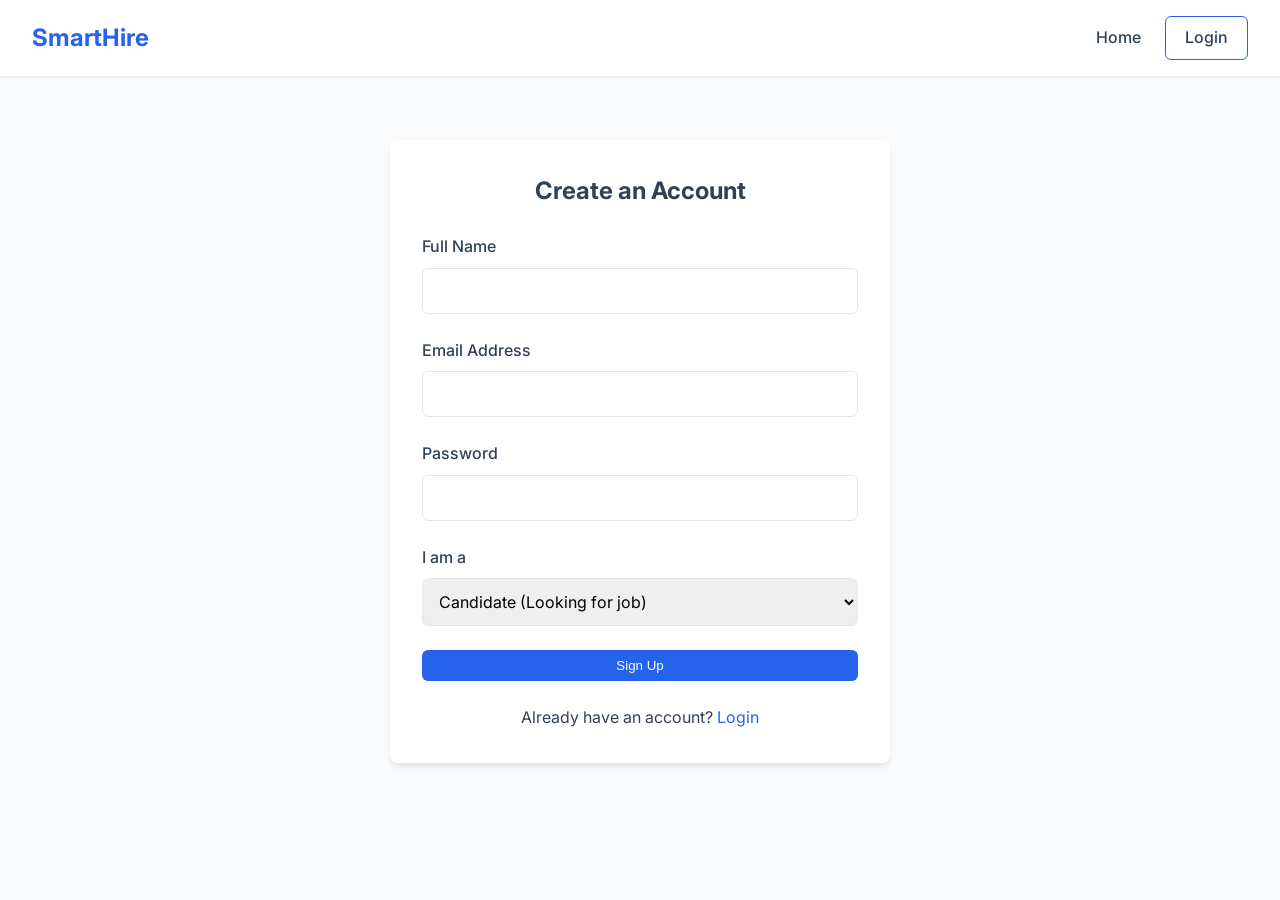
<file: frontend/register.html>
<!DOCTYPE html>
<html lang="en">
<head>
    <meta charset="UTF-8">
    <meta name="viewport" content="width=device-width, initial-scale=1.0">
    <title>Register - SmartHire</title>
    <link href="https://fonts.googleapis.com/css2?family=Inter:wght@400;500;600;700&display=swap" rel="stylesheet">
    <link rel="stylesheet" href="css/style.css">
</head>
<body>
    <nav class="navbar">
        <a href="index.html" class="logo">SmartHire</a>
        <div class="nav-links">
            <a href="index.html">Home</a>
            <a href="login.html" class="btn btn-outline">Login</a>
        </div>
    </nav>

    <div class="container">
        <div class="form-container">
            <h2 style="text-align: center; margin-bottom: 1.5rem;">Create an Account</h2>
            <div id="register-msg" class="hidden"></div>
            
            <form id="register-form">
                <div class="form-group">
                    <label for="name">Full Name</label>
                    <input type="text" id="name" class="form-control" required>
                </div>
                <div class="form-group">
                    <label for="email">Email Address</label>
                    <input type="email" id="email" class="form-control" required>
                </div>
                <div class="form-group">
                    <label for="password">Password</label>
                    <input type="password" id="password" class="form-control" minlength="6" required>
                </div>
                <div class="form-group">
                    <label for="role">I am a</label>
                    <select id="role" class="form-control" required>
                        <option value="CANDIDATE">Candidate (Looking for job)</option>
                        <option value="RECRUITER">Recruiter (Hiring)</option>
                    </select>
                </div>
                <button type="submit" class="btn btn-primary" style="width: 100%;">Sign Up</button>
            </form>
            <p style="text-align: center; margin-top: 1.5rem;">
                Already have an account? <a href="login.html">Login</a>
            </p>
        </div>
    </div>

    <script src="js/app.js"></script>
    <script>
        document.getElementById('register-form').addEventListener('submit', async (e) => {
            e.preventDefault();
            
            const name = document.getElementById('name').value;
            const email = document.getElementById('email').value;
            const password = document.getElementById('password').value;
            const role = document.getElementById('role').value;

            try {
                const response = await apiCall('/auth/register', 'POST', { name, email, password, role });
                showMessage('register-msg', response.message);
                
                setTimeout(() => {
                    window.location.href = 'login.html';
                }, 2000);
            } catch (error) {
                // If it's a validation error with field mapping (from our GlobalExceptionHandler)
                try {
                    const errorObj = JSON.parse(error.message);
                    if(typeof errorObj === 'object') {
                        const msg = Object.values(errorObj).join(', ');
                        showMessage('register-msg', msg, true);
                        return;
                    }
                } catch(e) {}
                
                showMessage('register-msg', error.message, true);
            }
        });
    </script>
</body>
</html>
</file>
<file: frontend/css/style.css>
/* CSS Variables for Theme */
:root {
    --primary-color: #2563eb;
    --primary-hover: #1d4ed8;
    --secondary-color: #1e293b;
    --bg-color: #f8fafc;
    --card-bg: #ffffff;
    --text-main: #334155;
    --text-muted: #64748b;
    --border-color: #e2e8f0;
    --success: #10b981;
    --danger: #ef4444;
    --warning: #f59e0b;
    --font-family: 'Inter', -apple-system, BlinkMacSystemFont, "Segoe UI", Roboto, sans-serif;
}

* {
    margin: 0;
    padding: 0;
    box-sizing: border-box;
}

body {
    font-family: var(--font-family);
    background-color: var(--bg-color);
    color: var(--text-main);
    line-height: 1.6;
}

a {
    text-decoration: none;
    color: var(--primary-color);
}

ul {
    list-style: none;
}

/* Navbar */
.navbar {
    background-color: var(--card-bg);
    box-shadow: 0 1px 3px rgba(0,0,0,0.1);
    padding: 1rem 2rem;
    display: flex;
    justify-content: space-between;
    align-items: center;
    position: sticky;
    top: 0;
    z-index: 100;
}

.logo {
    font-size: 1.5rem;
    font-weight: 700;
    color: var(--primary-color);
}

.nav-links {
    display: flex;
    gap: 1.5rem;
    align-items: center;
}

.nav-links a {
    color: var(--text-main);
    font-weight: 500;
    transition: color 0.3s ease;
}

.nav-links a:hover {
    color: var(--primary-color);
}

/* Buttons */
.btn {
    padding: 0.5rem 1.2rem;
    border-radius: 0.375rem;
    font-weight: 500;
    cursor: pointer;
    border: none;
    transition: all 0.3s ease;
}

.btn-primary {
    background-color: var(--primary-color);
    color: white !important;
}

.btn-primary:hover {
    background-color: var(--primary-hover);
}

.btn-outline {
    background-color: transparent;
    border: 1px solid var(--primary-color);
    color: var(--primary-color);
}

.btn-outline:hover {
    background-color: var(--primary-color);
    color: white !important;
}

.btn-danger {
    background-color: var(--danger);
    color: white !important;
}

.btn-success {
    background-color: var(--success);
    color: white !important;
}

/* Layouts */
.container {
    max-width: 1200px;
    margin: 0 auto;
    padding: 2rem;
}

/* Forms */
.form-container {
    background: var(--card-bg);
    padding: 2rem;
    border-radius: 0.5rem;
    box-shadow: 0 4px 6px -1px rgba(0,0,0,0.1);
    max-width: 500px;
    margin: 2rem auto;
}

.form-group {
    margin-bottom: 1.5rem;
}

.form-group label {
    display: block;
    margin-bottom: 0.5rem;
    font-weight: 500;
}

.form-control {
    width: 100%;
    padding: 0.75rem;
    border: 1px solid var(--border-color);
    border-radius: 0.375rem;
    font-size: 1rem;
    font-family: inherit;
}

.form-control:focus {
    outline: none;
    border-color: var(--primary-color);
    box-shadow: 0 0 0 3px rgba(37, 99, 235, 0.1);
}

/* Hero Section */
.hero {
    text-align: center;
    padding: 4rem 2rem;
    background: linear-gradient(135deg, var(--primary-color) 0%, #0ea5e9 100%);
    color: white;
}

.hero h1 {
    font-size: 3rem;
    margin-bottom: 1rem;
}

.hero p {
    font-size: 1.2rem;
    margin-bottom: 2rem;
    opacity: 0.9;
}

/* Cards / Grids */
.grid {
    display: grid;
    grid-template-columns: repeat(auto-fill, minmax(300px, 1fr));
    gap: 1.5rem;
}

.card {
    background: var(--card-bg);
    border-radius: 0.5rem;
    padding: 1.5rem;
    box-shadow: 0 1px 3px rgba(0,0,0,0.1);
    border: 1px solid var(--border-color);
    transition: transform 0.3s ease, box-shadow 0.3s ease;
}

.card:hover {
    transform: translateY(-2px);
    box-shadow: 0 4px 6px -1px rgba(0,0,0,0.1);
}

.card-title {
    font-size: 1.25rem;
    margin-bottom: 0.5rem;
    color: var(--secondary-color);
}

.card-meta {
    font-size: 0.875rem;
    color: var(--text-muted);
    margin-bottom: 1rem;
    display: flex;
    flex-wrap: wrap;
    gap: 1rem;
}

.badge {
    display: inline-block;
    padding: 0.25rem 0.5rem;
    border-radius: 9999px;
    font-size: 0.75rem;
    font-weight: 500;
    background: var(--bg-color);
    color: var(--text-main);
}

/* Tables */
.table-container {
    overflow-x: auto;
    background: var(--card-bg);
    border-radius: 0.5rem;
    box-shadow: 0 1px 3px rgba(0,0,0,0.1);
}

table {
    width: 100%;
    border-collapse: collapse;
}

th, td {
    padding: 1rem;
    text-align: left;
    border-bottom: 1px solid var(--border-color);
}

th {
    background-color: var(--bg-color);
    font-weight: 600;
}

/* Dashboard Layout */
.dashboard-grid {
    display: grid;
    grid-template-columns: 250px 1fr;
    gap: 2rem;
    min-height: calc(100vh - 70px);
}

.sidebar {
    background: var(--card-bg);
    padding: 2rem 1rem;
    border-right: 1px solid var(--border-color);
}

.sidebar-nav li {
    margin-bottom: 0.5rem;
}

.sidebar-nav a {
    display: block;
    padding: 0.75rem 1rem;
    border-radius: 0.375rem;
    color: var(--text-main);
    transition: all 0.2s;
}

.sidebar-nav a:hover, .sidebar-nav a.active {
    background: var(--primary-color);
    color: white;
}

.dashboard-content {
    padding: 2rem;
}

/* Alerts / Toast */
.alert {
    padding: 1rem;
    border-radius: 0.375rem;
    margin-bottom: 1rem;
}

.alert-success { background: #d1fae5; color: #065f46; }
.alert-error { background: #fee2e2; color: #991b1b; }

/* Hidden utility */
.hidden { display: none !important; }

/* Responsive */
@media (max-width: 768px) {
    .dashboard-grid {
        grid-template-columns: 1fr;
    }
    .nav-links {
        display: none;
    }
}
</file>
